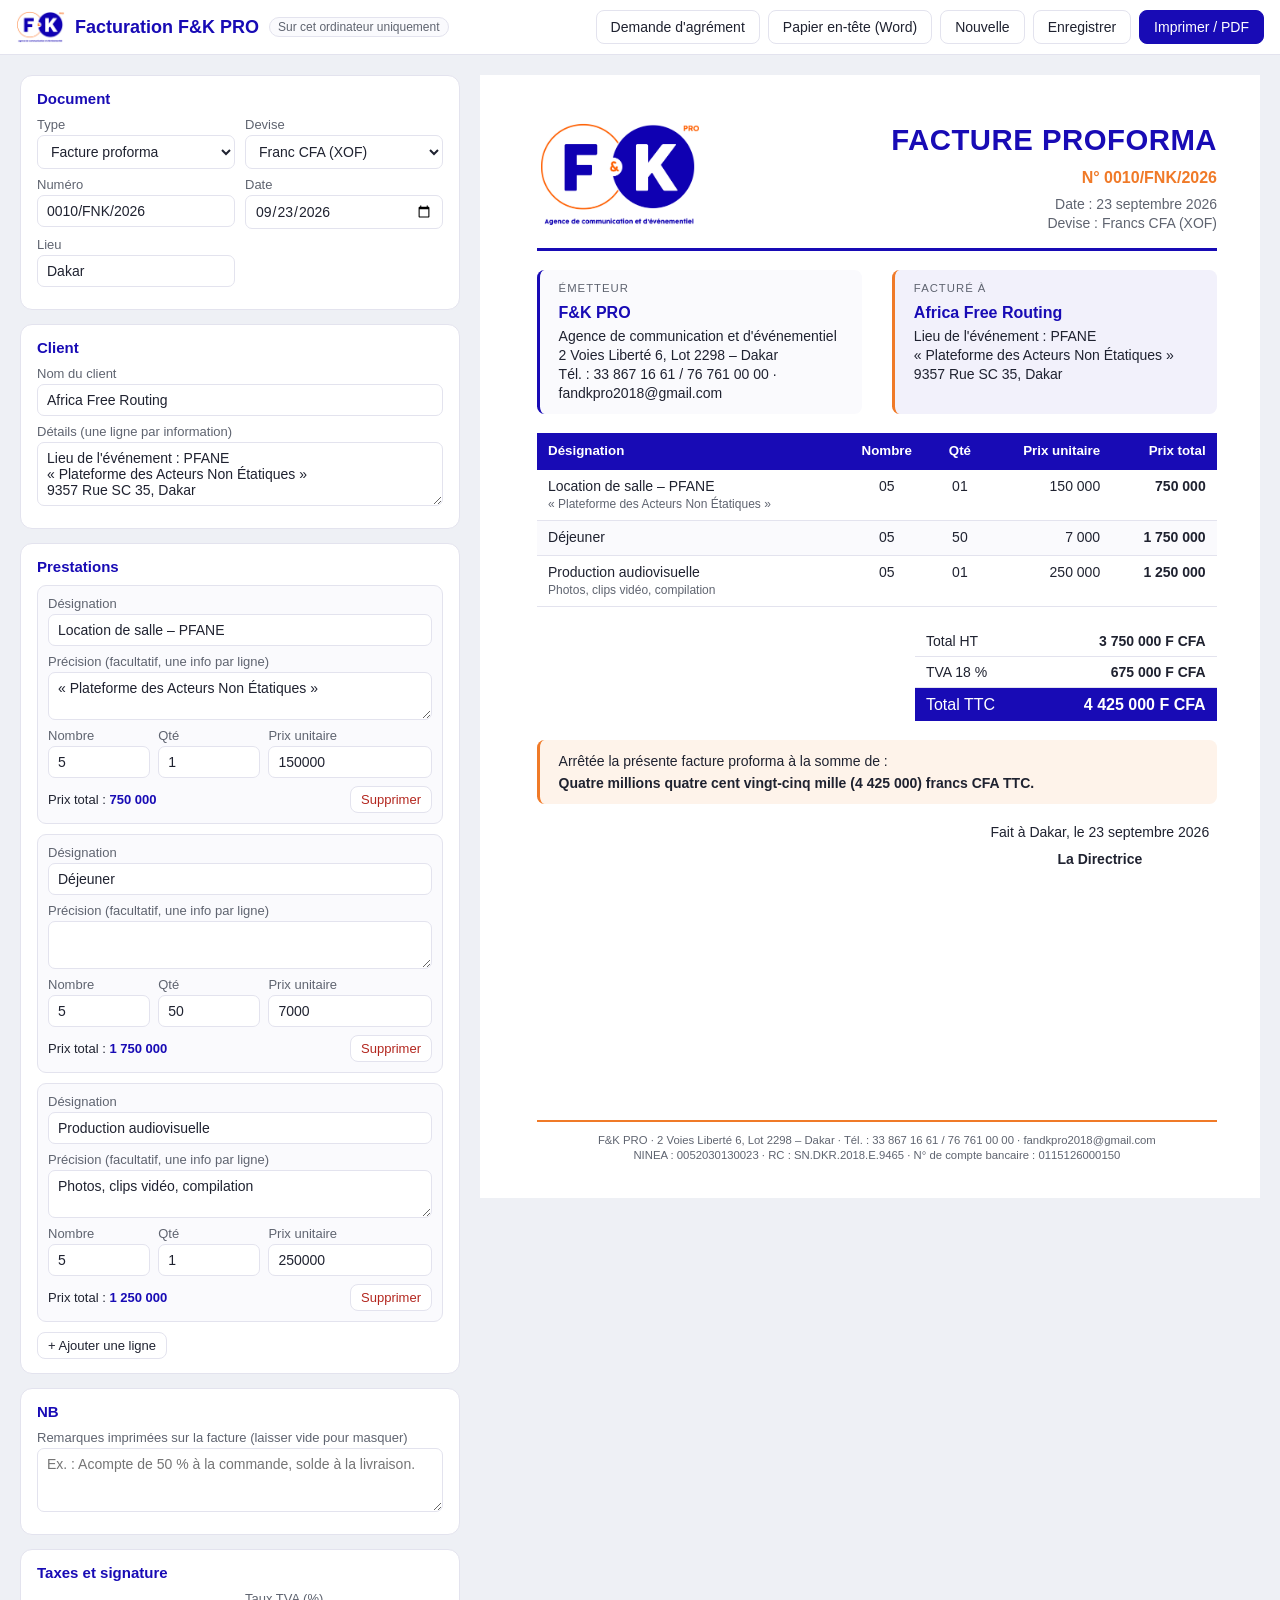
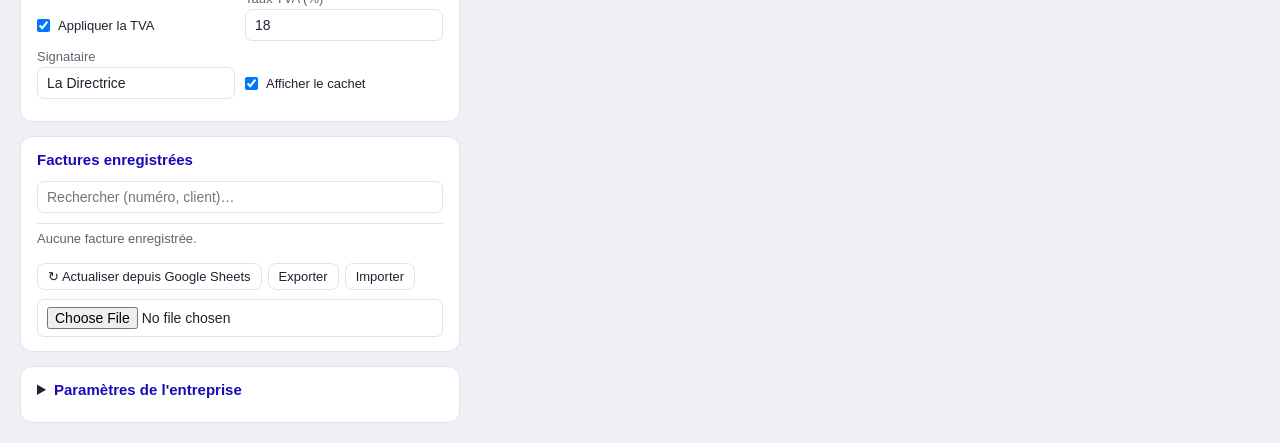
<file: index.html>
<!DOCTYPE html>
<html lang="fr">
<head>
<meta charset="UTF-8">
<meta name="viewport" content="width=device-width, initial-scale=1">
<title>F&amp;K PRO — Facturation</title>
<link rel="icon" href="logo.png">
<link rel="stylesheet" href="style.css">
</head>
<body>

<!-- Barre d'outils (non imprimée) -->
<header class="toolbar no-print">
  <div class="brand"><img src="logo.png" alt=""> <span>Facturation F&amp;K PRO</span> <span id="cloud-statut" class="statut"></span></div>
  <div class="actions">
    <a class="btn" href="agrement.html">Demande d'agrément</a>
    <a class="btn" href="modeles/Papier-en-tete-FK-PRO.docx" download>Papier en-tête (Word)</a>
    <button id="btn-new" class="btn">Nouvelle</button>
    <button id="btn-save" class="btn">Enregistrer</button>
    <button id="btn-print" class="btn primary">Imprimer / PDF</button>
  </div>
</header>

<main class="layout">
  <!-- Formulaire de saisie (non imprimé) -->
  <aside class="editor no-print">
    <section class="card">
      <h2>Document</h2>
      <div class="grid2">
        <label>Type
          <select id="f-type">
            <option value="proforma">Facture proforma</option>
            <option value="facture">Facture</option>
            <option value="devis">Devis</option>
            <option value="livraison">Bon de livraison</option>
          </select>
        </label>
        <label>Devise
          <select id="f-devise">
            <option value="XOF">Franc CFA (XOF)</option>
            <option value="USD">Dollar US (USD)</option>
            <option value="EUR">Euro (EUR)</option>
          </select>
        </label>
        <label>Numéro <input id="f-numero"></label>
        <label>Date <input id="f-date" type="date"></label>
        <label>Lieu <input id="f-lieu"></label>
      </div>
    </section>

    <section class="card">
      <h2>Client</h2>
      <label>Nom du client <input id="f-client"></label>
      <label>Détails (une ligne par information)
        <textarea id="f-client-details" rows="3"></textarea>
      </label>
    </section>

    <section class="card">
      <h2>Prestations</h2>
      <div id="lines"></div>
      <button id="btn-add-line" class="btn small">+ Ajouter une ligne</button>
    </section>

    <section class="card">
      <h2>NB</h2>
      <label>Remarques imprimées sur la facture (laisser vide pour masquer)
        <textarea id="f-nb" rows="3" placeholder="Ex. : Acompte de 50 % à la commande, solde à la livraison."></textarea>
      </label>
    </section>

    <section class="card">
      <h2>Taxes et signature</h2>
      <div class="grid2">
        <label class="check"><input id="f-tva-on" type="checkbox"> Appliquer la TVA</label>
        <label>Taux TVA (%) <input id="f-tva" type="number" min="0" step="0.5"></label>
        <label>Signataire <input id="f-signataire"></label>
        <label class="check"><input id="f-cachet-on" type="checkbox"> Afficher le cachet</label>
      </div>
    </section>

    <section class="card">
      <h2>Factures enregistrées</h2>
      <input id="f-search" placeholder="Rechercher (numéro, client)…">
      <ul id="history" class="history"></ul>
      <div class="history-actions">
        <button id="btn-sync" class="btn small">↻ Actualiser depuis Google Sheets</button>
        <button id="btn-export" class="btn small">Exporter</button>
        <button id="btn-import" class="btn small">Importer</button>
        <input id="f-import" type="file" accept=".json,application/json" hidden>
      </div>
    </section>

    <section class="card">
      <details>
        <summary><h2>Paramètres de l'entreprise</h2></summary>
        <label>Raison sociale <input id="s-nom"></label>
        <label>Activité <input id="s-activite"></label>
        <label>Adresse <input id="s-adresse"></label>
        <div class="grid2">
          <label>Téléphone <input id="s-tel"></label>
          <label>E-mail <input id="s-email"></label>
          <label>NINEA <input id="s-ninea"></label>
          <label>RC <input id="s-rc"></label>
          <label>N° de compte bancaire <input id="s-banque"></label>
          <label>Suffixe de numérotation <input id="s-suffixe"></label>
          <label>Prochain numéro <input id="s-prochain" type="number" min="1"></label>
          <label>Prochain n° de bon de livraison <input id="s-prochain-bl" type="number" min="1"></label>
        </div>
        <label>NB par défaut (repris sur chaque nouvelle facture)
          <textarea id="s-nb" rows="2"></textarea>
        </label>
        <label>Cachet / signature (image, conservée uniquement sur cet appareil)
          <input id="s-cachet" type="file" accept="image/*">
        </label>
        <button id="btn-cachet-del" class="btn small">Retirer le cachet</button>

        <h3>Enregistrement en ligne (Google Sheets)</h3>
        <p class="aide">Les factures enregistrées sont copiées dans votre tableur Google et retrouvées sur tous les appareils.
          Guide : <a href="https://github.com/ignd/F-K/blob/main/INSTALLATION-GOOGLE-SHEETS.md" target="_blank" rel="noopener">installation Google Sheets</a>.</p>
        <label>Adresse du script (se termine par /exec) <input id="s-cloud-url" placeholder="https://script.google.com/macros/s/…/exec"></label>
        <label>Code d'accès <input id="s-cloud-code" type="password" autocomplete="off"></label>
        <button id="btn-cloud-test" class="btn small">Tester et synchroniser</button>
      </details>
    </section>
  </aside>

  <!-- Aperçu de la facture (seule partie imprimée) -->
  <section class="preview">
    <article class="sheet" id="sheet">
      <div class="sheet-body">
        <div class="head">
          <img class="logo" src="logo.png" alt="F&amp;K PRO">
          <div class="title">
            <h1 id="p-type">FACTURE PROFORMA</h1>
            <p class="num">N° <span id="p-numero"></span></p>
            <p class="meta">Date : <span id="p-date"></span></p>
            <p class="meta col-prix">Devise : <span id="p-devise">Francs CFA (XOF)</span></p>
          </div>
        </div>

        <div class="parties">
          <div class="party">
            <p class="label">Émetteur</p>
            <p class="name" id="p-nom"></p>
            <p id="p-activite"></p>
            <p id="p-adresse"></p>
            <p id="p-contact"></p>
          </div>
          <div class="party client">
            <p class="label" id="p-label-client">Facturé à</p>
            <p class="name" id="p-client"></p>
            <div id="p-client-details"></div>
          </div>
        </div>

        <table class="items">
          <thead>
            <tr>
              <th class="desc">Désignation</th>
              <th>Nombre</th>
              <th>Qté</th>
              <th class="r col-prix">Prix unitaire</th>
              <th class="r col-prix">Prix total</th>
            </tr>
          </thead>
          <tbody id="p-lines"></tbody>
        </table>

        <table class="totals">
          <tr><td>Total HT</td><td id="p-ht"></td></tr>
          <tr id="p-tva-row"><td id="p-tva-label">TVA 18 %</td><td id="p-tva"></td></tr>
          <tr class="grand"><td id="p-ttc-label">Total TTC</td><td id="p-ttc"></td></tr>
        </table>

        <div class="words">
          <p id="p-arrete"></p>
          <p class="amount" id="p-lettres"></p>
        </div>

        <!-- NB à gauche, signature à droite : garde la facture sur une seule page -->
        <div class="bas">
          <div class="nb" id="p-nb-bloc">
            <p><strong>NB :</strong></p>
            <div id="p-nb"></div>
          </div>

          <!-- Bon de livraison uniquement : réception par le client -->
          <div class="reception">
            <p class="who">Reçu par le client</p>
            <p>Nom : ……………………………………</p>
            <p>Date : ……………………………………</p>
            <p>Signature et cachet :</p>
          </div>

          <div class="sign">
            <p id="p-fait"></p>
            <p class="who" id="p-signataire"></p>
            <img id="p-cachet" alt="">
          </div>
        </div>
      </div>

      <footer class="sheet-foot">
        <p id="p-foot1"></p>
        <p id="p-foot2"></p>
      </footer>
    </article>
  </section>
</main>

<div id="toast" class="toast no-print" role="status"></div>
<script src="app.js"></script>
</body>
</html>
</file>
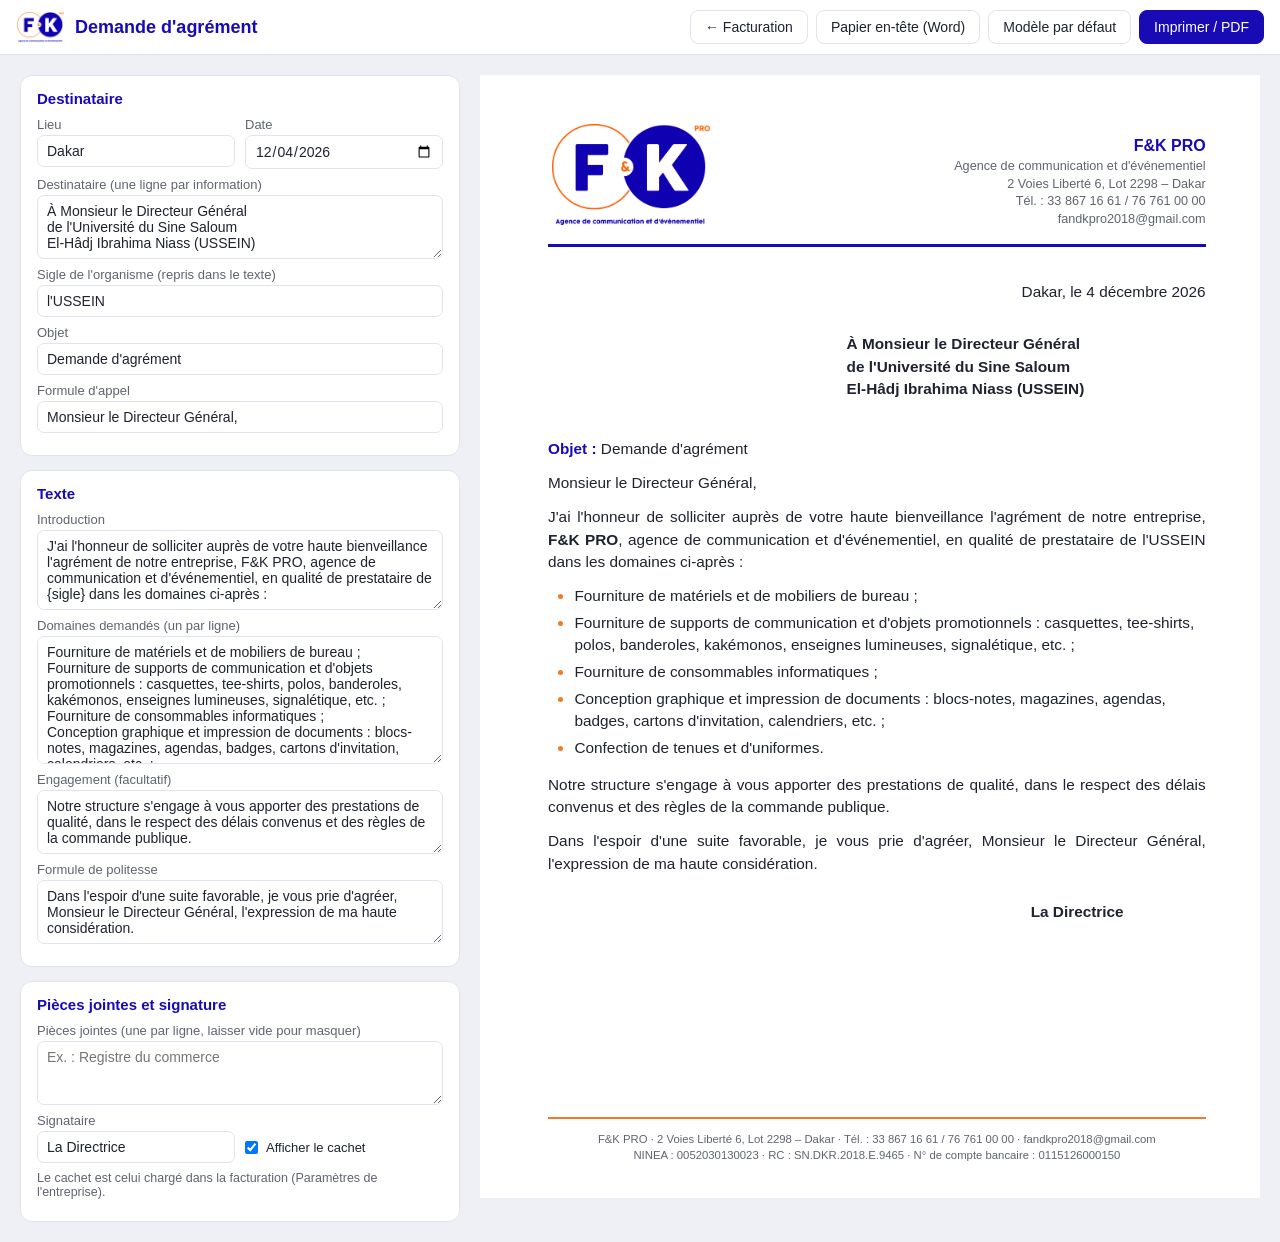
<file: agrement.html>
<!DOCTYPE html>
<html lang="fr">
<head>
<meta charset="UTF-8">
<meta name="viewport" content="width=device-width, initial-scale=1">
<title>F&amp;K PRO — Demande d'agrément</title>
<link rel="icon" href="logo.png">
<link rel="stylesheet" href="style.css">
<link rel="stylesheet" href="courrier.css">
</head>
<body>

<!-- Barre d'outils (non imprimée) -->
<header class="toolbar no-print">
  <div class="brand"><img src="logo.png" alt=""> <span>Demande d'agrément</span></div>
  <div class="actions">
    <a class="btn" href="index.html">← Facturation</a>
    <a class="btn" href="modeles/Papier-en-tete-FK-PRO.docx" download>Papier en-tête (Word)</a>
    <button id="btn-reset" class="btn">Modèle par défaut</button>
    <button id="btn-print" class="btn primary">Imprimer / PDF</button>
  </div>
</header>

<main class="layout">
  <!-- Formulaire (non imprimé) -->
  <aside class="editor no-print">
    <section class="card">
      <h2>Destinataire</h2>
      <div class="grid2">
        <label>Lieu <input id="c-lieu"></label>
        <label>Date <input id="c-date" type="date"></label>
      </div>
      <label>Destinataire (une ligne par information)
        <textarea id="c-dest" rows="3"></textarea>
      </label>
      <label>Sigle de l'organisme (repris dans le texte) <input id="c-sigle"></label>
      <label>Objet <input id="c-objet"></label>
      <label>Formule d'appel <input id="c-appel"></label>
    </section>

    <section class="card">
      <h2>Texte</h2>
      <label>Introduction
        <textarea id="c-intro" rows="4"></textarea>
      </label>
      <label>Domaines demandés (un par ligne)
        <textarea id="c-domaines" rows="7"></textarea>
      </label>
      <label>Engagement (facultatif)
        <textarea id="c-engagement" rows="3"></textarea>
      </label>
      <label>Formule de politesse
        <textarea id="c-politesse" rows="3"></textarea>
      </label>
    </section>

    <section class="card">
      <h2>Pièces jointes et signature</h2>
      <label>Pièces jointes (une par ligne, laisser vide pour masquer)
        <textarea id="c-pj" rows="3" placeholder="Ex. : Registre du commerce"></textarea>
      </label>
      <div class="grid2">
        <label>Signataire <input id="c-signataire"></label>
        <label class="check"><input id="c-cachet-on" type="checkbox"> Afficher le cachet</label>
      </div>
      <p class="aide">Le cachet est celui chargé dans la facturation (Paramètres de l'entreprise).</p>
    </section>
  </aside>

  <!-- Aperçu de la lettre (seule partie imprimée) -->
  <section class="preview">
    <article class="sheet lettre">
      <div class="sheet-body">
        <div class="entete">
          <img class="logo" src="logo.png" alt="F&amp;K PRO">
          <div class="coord" id="l-coord"></div>
        </div>

        <p class="l-date" id="l-date"></p>
        <div class="l-dest" id="l-dest"></div>
        <p class="l-objet"><strong>Objet :</strong> <span id="l-objet"></span></p>
        <p id="l-appel"></p>
        <p id="l-intro"></p>
        <ul class="l-domaines" id="l-domaines"></ul>
        <p id="l-engagement"></p>
        <p id="l-pj-phrase"></p>
        <p id="l-politesse"></p>

        <div class="l-bas">
          <div class="l-pj" id="l-pj-bloc">
            <strong>Pièces jointes :</strong>
            <ul id="l-pj"></ul>
          </div>
          <div class="sign">
            <p class="who" id="l-signataire"></p>
            <img id="l-cachet" alt="">
          </div>
        </div>
      </div>

      <footer class="sheet-foot">
        <p id="l-foot1"></p>
        <p id="l-foot2"></p>
      </footer>
    </article>
  </section>
</main>

<script src="agrement.js"></script>
</body>
</html>
</file>
<file: style.css>
/* Couleurs reprises de la charte F&K PRO */
:root {
  --bleu: #180bb5;
  --orange: #f07a28;
  --texte: #1f2230;
  --gris: #5f6470;
  --fond-bleu: #f2f1fb;
  --fond-ligne: #fafafd;
  --fond-orange: #fef3ea;
  --bord: #e3e3ee;
  --app: #eef0f5;
}

* { box-sizing: border-box; }
body {
  margin: 0;
  font-family: Calibri, "Segoe UI", Carlito, Arial, sans-serif;
  color: var(--texte);
  background: var(--app);
}

/* ---------- Barre d'outils ---------- */
.toolbar {
  position: sticky; top: 0; z-index: 10;
  display: flex; align-items: center; justify-content: space-between; gap: 12px;
  padding: 10px 16px; background: #fff; border-bottom: 1px solid var(--bord);
  flex-wrap: wrap;
}
.brand { display: flex; align-items: center; gap: 10px; font-weight: 700; color: var(--bleu); font-size: 18px; }
.brand img { height: 32px; }
.actions { display: flex; gap: 8px; flex-wrap: wrap; }
.btn {
  border: 1px solid var(--bord); background: #fff; color: var(--texte);
  padding: 8px 14px; border-radius: 8px; font: inherit; font-size: 14px; cursor: pointer;
  display: inline-block; text-decoration: none; line-height: normal;
}
.btn:hover { border-color: var(--bleu); color: var(--bleu); }
.btn.primary { background: var(--bleu); border-color: var(--bleu); color: #fff; }
.btn.primary:hover { background: #10089a; color: #fff; }
.btn.small { padding: 5px 10px; font-size: 13px; }
.btn.danger { color: #b3261e; }

/* ---------- Mise en page ---------- */
.layout { display: grid; grid-template-columns: minmax(340px, 440px) 1fr; gap: 20px; padding: 20px; align-items: start; }
.editor { display: flex; flex-direction: column; gap: 14px; }
.card { background: #fff; border: 1px solid var(--bord); border-radius: 12px; padding: 14px 16px; }
.card h2 { margin: 0 0 10px; font-size: 15px; color: var(--bleu); display: inline-block; }
summary { cursor: pointer; }
summary h2 { margin: 0; }
label { display: block; font-size: 13px; color: var(--gris); margin-bottom: 8px; }
input, select, textarea {
  display: block; width: 100%; margin-top: 3px; padding: 7px 9px;
  border: 1px solid var(--bord); border-radius: 7px; font: inherit; font-size: 14px; color: var(--texte); background: #fff;
}
input:focus, select:focus, textarea:focus { outline: 2px solid var(--bleu); outline-offset: -1px; }
.grid2 { display: grid; grid-template-columns: 1fr 1fr; gap: 0 10px; }
label.check { display: flex; align-items: center; gap: 8px; color: var(--texte); padding-top: 18px; }
label.check input { width: auto; margin: 0; }

.line { border: 1px solid var(--bord); border-radius: 9px; padding: 10px; margin-bottom: 10px; background: var(--fond-ligne); }
.line .row3 { display: grid; grid-template-columns: 1fr 1fr 1.6fr; gap: 8px; }
.line .line-foot { display: flex; justify-content: space-between; align-items: center; font-size: 13px; }
.line .line-foot strong { color: var(--bleu); }

.history { list-style: none; margin: 10px 0 0; padding: 0; max-height: 260px; overflow: auto; }
.history li { display: flex; align-items: center; gap: 8px; padding: 7px 0; border-top: 1px solid var(--bord); font-size: 13px; }
.history li .info { flex: 1; min-width: 0; }
.history li .info b { color: var(--bleu); }
.history li .info span { display: block; color: var(--gris); overflow: hidden; text-overflow: ellipsis; white-space: nowrap; }
.statut { font-size: 12px; font-weight: 400; color: var(--gris); padding: 2px 8px; border-radius: 99px; background: var(--fond-ligne); border: 1px solid var(--bord); }
.statut.ok { color: #1b6e3a; background: #eaf7ef; border-color: #bfe5cc; }
.statut.err { color: #b3261e; background: #fdecea; border-color: #f5c2bd; }
.card h3 { font-size: 14px; color: var(--bleu); margin: 16px 0 4px; }
.aide { font-size: 12.5px; color: var(--gris); margin: 0 0 8px; }
.history-actions { display: flex; flex-wrap: wrap; gap: 6px; margin-top: 10px; }
.history .empty { color: var(--gris); }

.toast {
  position: fixed; bottom: 20px; left: 50%; transform: translateX(-50%);
  background: var(--texte); color: #fff; padding: 10px 16px; border-radius: 8px; font-size: 14px;
  opacity: 0; pointer-events: none; transition: opacity .2s;
}
.toast.show { opacity: 1; }

/* ---------- Feuille A4 ---------- */
.preview { overflow-x: auto; }
.sheet {
  width: 210mm; min-height: 297mm; margin: 0 auto; background: #fff;
  box-shadow: 0 4px 24px rgba(20, 20, 60, .12);
  padding: 12mm 15mm 9mm; display: flex; flex-direction: column;
  font-size: 10.5pt; line-height: 1.35;
}
.sheet-body { flex: 1; }
.sheet p { margin: 0; }

.head { display: flex; justify-content: space-between; align-items: flex-start; border-bottom: 3px solid var(--bleu); padding-bottom: 4mm; }
.logo { width: 44mm; }
.title { text-align: right; }
.title h1 { margin: 0 0 2mm; color: var(--bleu); font-size: 22pt; letter-spacing: .5px; }
.title .num { color: var(--orange); font-weight: 700; font-size: 12pt; margin-bottom: 1.5mm; }
.title .meta { color: var(--gris); }

.parties { display: grid; grid-template-columns: 1fr 1fr; gap: 8mm; margin: 5mm 0; }
.party { padding: 3mm 5mm; border-radius: 2mm; background: var(--fond-ligne); border-left: 3px solid var(--bleu); }
.party.client { background: var(--fond-bleu); border-left-color: var(--orange); }
.party .label { text-transform: uppercase; font-size: 8.5pt; letter-spacing: 1px; color: var(--gris); margin-bottom: 1.5mm; }
.party .name { font-weight: 700; color: var(--bleu); font-size: 12pt; margin-bottom: 1mm; }

.items { width: 100%; border-collapse: collapse; }
.items th { background: var(--bleu); color: #fff; font-weight: 700; padding: 2.5mm 3mm; text-align: center; font-size: 10pt; white-space: nowrap; }
.items th.desc { text-align: left; }
.items th.r, .items td.r { text-align: right; }
.items td { padding: 2mm 3mm; border-bottom: 1px solid var(--bord); text-align: center; vertical-align: top; }
.items td.desc { text-align: left; }
.items td.desc small { display: block; color: var(--gris); font-size: 9pt; white-space: pre-line; }
.items tbody tr:nth-child(even) td { background: var(--fond-ligne); }
.items td.total { font-weight: 700; }
.items tr.section td { border-bottom: 0; padding-bottom: 1mm; }
.items tr.detail td.desc { padding-left: 8mm; }

.totals { margin: 5mm 0 0 auto; border-collapse: collapse; min-width: 80mm; }
.totals td { padding: 1.5mm 3mm; border-bottom: 1px solid var(--bord); }
.totals td:last-child { text-align: right; font-weight: 700; white-space: nowrap; }
.totals tr.grand td { background: var(--bleu); color: #fff; font-size: 12pt; border: 0; }

.words { margin-top: 5mm; padding: 3mm 5mm; background: var(--fond-orange); border-left: 3px solid var(--orange); border-radius: 2mm; }
.words .amount { font-weight: 700; margin-top: 1mm; }

.bas { display: flex; gap: 6mm; align-items: flex-start; margin-top: 5mm; }
.nb { flex: 1; padding: 3mm 5mm; border: 1px dashed var(--bleu); border-radius: 2mm; font-size: 9.5pt; }
.nb strong { color: var(--orange); font-weight: 700; }
/* Bon de livraison : sans prix ni totaux, avec réception client */
.reception { display: none; flex: none; width: 62mm; padding: 3mm 4mm; border: 1px solid var(--bord); border-radius: 2mm; font-size: 10pt; line-height: 1.9; min-height: 38mm; }
.reception .who { font-weight: 700; line-height: 1.4; margin-bottom: 1mm; }
.mode-bl .col-prix, .mode-bl .totals, .mode-bl .words { display: none; }
.mode-bl .reception { display: block; }
.mode-bl .bas { margin-top: 8mm; }
.sign { flex: none; margin-left: auto; width: 62mm; text-align: center; }
.sign .who { font-weight: 700; margin-top: 2mm; }
.sign img { display: none; max-width: 60mm; max-height: 30mm; margin: 3mm auto 0; }
.sign img.show { display: block; }

.sheet-foot { border-top: 2px solid var(--orange); padding-top: 3mm; margin-top: 6mm; text-align: center; color: var(--gris); font-size: 8.5pt; }

/* ---------- Écrans étroits ---------- */
@media (max-width: 980px) {
  .layout { grid-template-columns: 1fr; padding: 12px 16px; }
  .preview { overflow-x: auto; }
}
@media (max-width: 420px) {
  .grid2 { grid-template-columns: 1fr; }
  label.check { padding-top: 0; }
}

/* ---------- Impression : seule la feuille est imprimée ---------- */
@page { size: A4; margin: 0; }
@media print {
  body { background: #fff; -webkit-print-color-adjust: exact; print-color-adjust: exact; }
  .no-print { display: none !important; }
  .layout { display: block; padding: 0; }
  .sheet { box-shadow: none; margin: 0; min-height: 296mm; }
  .items tr { break-inside: avoid; }
}
</file>
<file: courrier.css>
/* Lettre sur papier à en-tête F&K PRO (demande d'agrément) */
.lettre { font-size: 11.5pt; line-height: 1.45; padding: 12mm 18mm 9mm; }
.lettre p { margin: 0 0 3.2mm; text-align: justify; }
.entete { display: flex; justify-content: space-between; align-items: flex-end; border-bottom: 3px solid var(--bleu); padding-bottom: 4mm; margin-bottom: 9mm; }
.entete .logo { width: 44mm; }
.entete .coord { text-align: right; font-size: 9.5pt; color: var(--gris); line-height: 1.4; }
.entete .coord p { margin: 0; text-align: right; }
.entete .coord strong { color: var(--bleu); font-size: 12pt; }
.lettre .l-date { text-align: right; }
.l-dest { margin: 8mm 0 10mm auto; width: 95mm; font-weight: 700; }
.l-dest p { margin: 0; text-align: left; }
.l-objet strong { color: var(--bleu); }
.l-domaines { margin: 1mm 0 4mm; padding-left: 7mm; }
.l-domaines li { margin-bottom: 1.2mm; }
.l-domaines li::marker { color: var(--orange); }
.l-bas { display: flex; justify-content: flex-end; align-items: flex-start; gap: 8mm; margin-top: 7mm; }
.l-pj { flex: 1; font-size: 10pt; padding: 3mm 5mm; border-left: 3px solid var(--orange); background: var(--fond-orange); border-radius: 2mm; }
.l-pj strong { color: var(--orange); display: block; margin-bottom: 1mm; }
.l-pj ul { margin: 0; padding-left: 5mm; columns: 2; column-gap: 8mm; }
.l-pj li { margin: 0 0 .6mm; }
.lettre .sign { width: 68mm; margin: 0; }
.lettre .sign .who { text-align: center; margin: 0 0 2mm; }
.lettre .sheet-foot p { text-align: center; margin: 0; }
</file>
